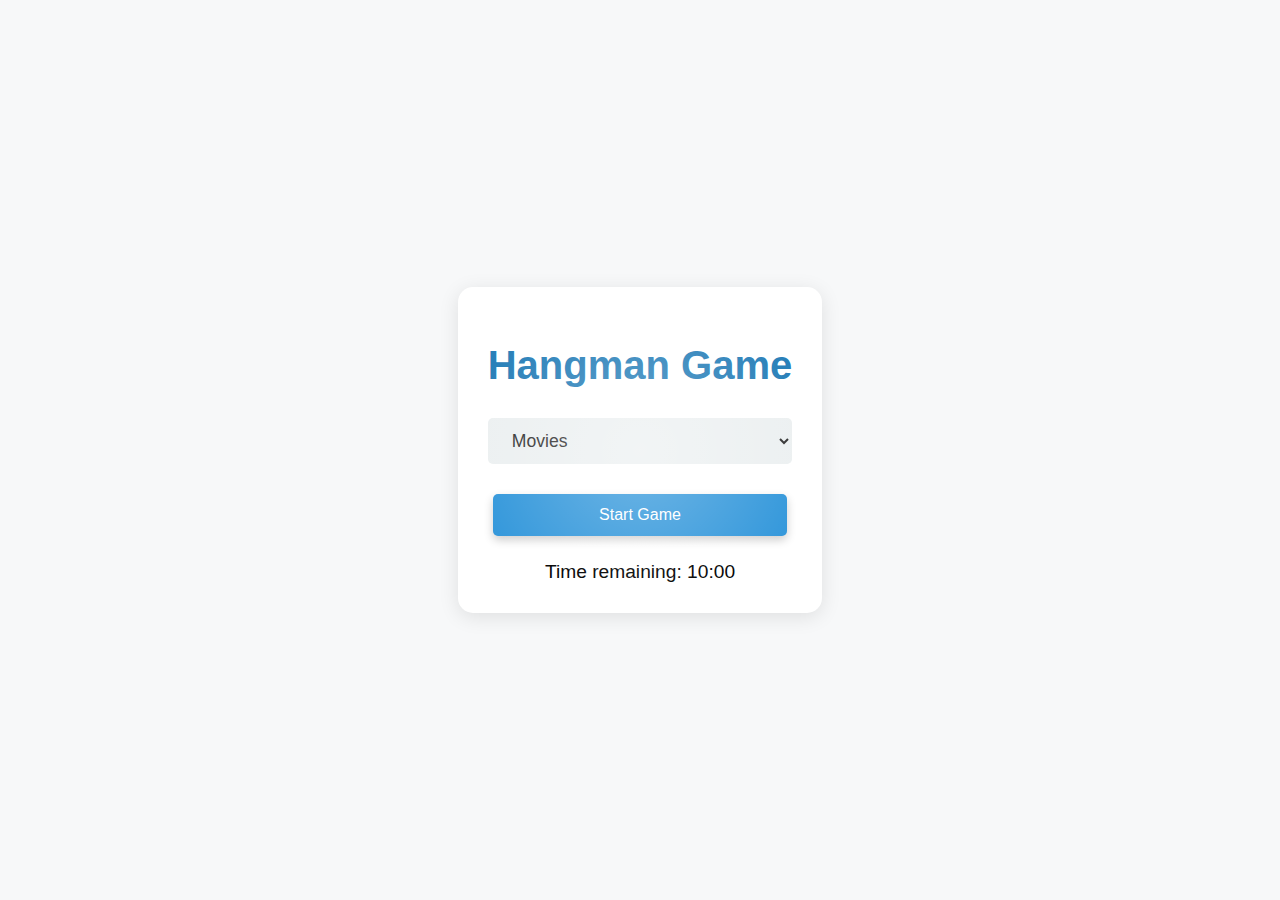
<file: Hangman-Game.html>
<!DOCTYPE html>
<html lang="en">
<head>
    <meta charset="UTF-8">
    <meta name="viewport" content="width=device-width, initial-scale=1.0">
    <title>Hangman Game</title> 
    <link rel="stylesheet" href="hanguman.css">
</head>
<body>
    <div class="container">
        <h1>Hangman Game</h1>
                 <select id="category-select">
            <option value="movies">Movies</option>
            <option value="sports">Sports</option>
            <option value="fruits">Fruits</option>
        </select>
        <div class="button-group">
            <button id="start-button">Start Game</button>
            <button id="skip-button">Skip Word</button>
            <button id="next-button" style="display:none;">Next</button>
            <button id="result-button" style="display:none;">Show Result</button>
        </div>
        <div id="word-container"></div>
        <div id="wrong-letters"></div>
        <div id="message"></div>
        <div id="timer" style="color: black;">Time remaining: 10:00</div>
        <div id="result-display"></div>
    </div>
    <script src="Hangman-Game.js"></script>
</body>
</html>
</file>
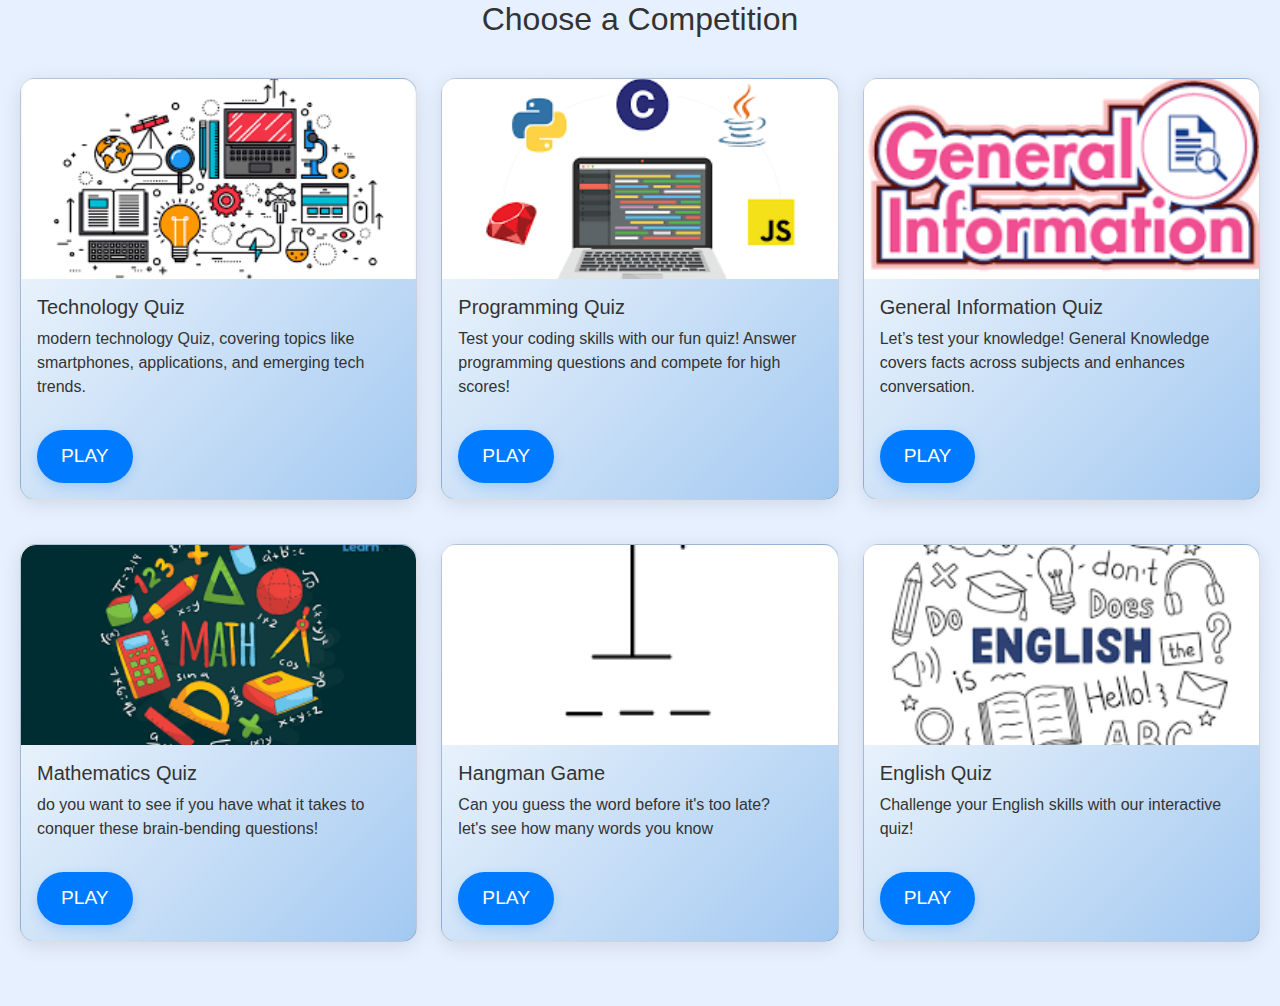
<file: home.html>
<!DOCTYPE html>
<html lang="en">
<head>
    <meta charset="UTF-8">
    <meta name="viewport" content="width=device-width, initial-scale=1.0">
    <title>Choose a Competition</title>
    <link rel="stylesheet" href="bootstrap.min.css">
  <script src="bootstrap.js"></script>
  <script src="bootstrap.bundle.min.js"></script>
  <style>
    body {
        background-color: #e7f0ff;
        font-family: 'Arial', sans-serif;
        color: #333;
    }

    header {
        margin-bottom: 20px;
        text-align: center;
    }

    .competition-section {
        display: flex;
        flex-wrap: wrap;
        justify-content: space-around;
        padding: 20px;
    }

    .card {
        background: linear-gradient(135deg, #ffffff 0%, #a3c9f1 100%);
        border-radius: 15px;
        box-shadow: 0 4px 20px rgba(0, 0, 0, 0.1);
        overflow: hidden;
        transition: transform 0.3s, box-shadow 0.3s;
        margin-bottom: 20px;
        position: relative;
    }

    .card:hover {
        transform: translateY(-10px);
        box-shadow: 0 8px 30px rgba(0, 0, 0, 0.2);
    }

    .card-img-top {
        width: 100%;
        height: 200px;
        object-fit: cover;
        transition: transform 0.5s;
    }

    .card:hover .card-img-top {
        transform: scale(1.1);
    }
    .btn {
    display: inline-block;
    padding: 12px 24px;
    margin-top: 15px;
    color: #fff;
    background-color: #007bff; /* اللون الأساسي للزر */
    border: none;
    border-radius: 30px;
    text-decoration: none;
    font-size: 1.2rem;
    transition: transform 0.3s ease, box-shadow 0.3s ease;
    box-shadow: 0 4px 12px rgba(0, 123, 255, 0.2);
}

.btn:hover {
    transform: translateY(-10px); /* رفع الزر لأعلى */
    box-shadow: 0 8px 20px rgba(0, 123, 255, 0.4);
}

.btn:active {
    transform: translateY(-5px); /* تصغير الارتفاع عند النقر */
}

.btn:focus {
    outline: none;
    box-shadow: 0 0 0 4px rgba(0, 123, 255, 0.5);
}

</style>
</head>
<body>
    <center>
        <header>
            <h2>Choose a Competition</h2>
        </header>
    </center>
    <section style="padding: 20px;">
        <div class="row">
            <div class="col-md-4 mb-4">
                <div class="card">
                    <img src="technology-quiz.png" class="card-img-top" alt="Memory Card Game" style="border-top-left-radius: 15px; border-top-right-radius: 15px;">
                    <div class="card-body">
                        <h5 class="card-title">Technology Quiz</h5>
                        <p class="card-text">modern technology Quiz, covering topics like smartphones, applications, and emerging tech trends. </p>
                        <a href="technology-quiz.php" class="btn">PLAY</a>
                    </div>
                </div>
            </div>
            
            <div class="col-md-4 mb-4">
                <div class="card">
                    <img src="programming.png" class="card-img-top" alt="Programming Quiz" style="border-top-left-radius: 15px; border-top-right-radius: 15px;">
                    <div class="card-body">
                        <h5 class="card-title">Programming Quiz</h5>
                        <p class="card-text">Test your coding skills with our fun quiz! Answer programming questions and compete for high scores!</p>
                        <a href="programminQ.html" class="btn">PLAY</a>
                    </div>
                </div>
            </div>
            <div class="col-md-4 mb-4">
                <div class="card">
                    <img src="general information.png" class="card-img-top" alt="General Information Quiz" style="border-top-left-radius: 15px; border-top-right-radius: 15px;">
                    <div class="card-body">
                        <h5 class="card-title">General Information Quiz</h5>
                        <p class="card-text">Let’s test your knowledge! General Knowledge covers facts across subjects and enhances conversation.</p>
                        <a href="General information.html" class="btn">PLAY</a>
                    </div>
                </div>
            </div>
            <div class="col-md-4 mb-4">
                <div class="card">
                    <img src="mathmatics.png" class="card-img-top" alt="Mathematics Quiz" style="border-top-left-radius: 15px; border-top-right-radius: 15px;">
                    <div class="card-body">
                        <h5 class="card-title">Mathematics Quiz</h5>
                        <p class="card-text">do you want to see if you have what it takes to conquer these brain-bending questions!</p>
                        <a href="math.html" class="btn">PLAY</a>
                    </div>
                </div>
            </div>
            <div class="col-md-4 mb-4">
                <div class="card">
                    <img src="hanguman.png" class="card-img-top" alt="Hangman Game" style="border-top-left-radius: 15px; border-top-right-radius: 15px;">
                    <div class="card-body">
                        <h5 class="card-title">Hangman Game</h5>
                        <p class="card-text">Can you guess the word before it's too late? <br> let's see how many words you know</p>
                        <a href="Hangman-Game.html" class="btn">PLAY</a>
                    </div>
                </div>
            </div>
            <div class="col-md-4 mb-4">
                <div class="card">
                    <img src="english.png" class="card-img-top" alt="English Quiz" style="border-top-left-radius: 15px; border-top-right-radius: 15px;">
                    <div class="card-body">
                        <h5 class="card-title">English Quiz</h5>
                        <p class="card-text">Challenge your English skills with our interactive quiz!</p>
                        <a href="english-test.html" class="btn">PLAY</a>
                    </div>
                </div>
            </div>
        </div>
       
        </div>
    </section>
</body>
</html>
</file>
<file: hanguman.css>
* {
    box-sizing: border-box;
}

body {
    font-family: 'Arial', sans-serif;
    background: #f7f8f9;
    margin: 0;
    padding: 0;
    display: flex;
    justify-content: center;
    align-items: center;
    height: 100vh;
    color: #333;
}

.container {
    max-width: 450px;
    padding: 30px;
    border-radius: 15px;
    background-color: #ffffff;
    box-shadow: 0 4px 20px rgba(0, 0, 0, 0.1);
    text-align: center;
    animation: fadeIn 0.5s;
    position: relative;
    overflow: hidden;
}

.container:before {
    content: '';
    position: absolute;
    top: 0;
    left: 0;
    width: 100%;
    height: 100%;
    background: radial-gradient(circle, rgba(255, 255, 255, 0.3), rgba(255, 255, 255, 0.0) 70%);
    pointer-events: none;
}

h1 {
    font-size: 2.5em;
    color: #2980b9;
    margin-bottom: 20px;
    text-shadow: 1px 1px 2px rgba(255, 255, 255, 0.7);
}

select {
    padding: 12px 20px;
    font-size: 1.1em;
    margin: 10px 0;
    border: none;
    border-radius: 5px;
    background-color: #ecf0f1;
    color: #333;
    transition: border-color 0.3s;
    width: 100%;
}

select:focus {
    outline: none;
    border: 2px solid #2980b9;
}

.button-group {
    display: flex;
    justify-content: space-between;
    flex-wrap: wrap;
    margin: 15px 0;
}

button {
    padding: 12px 20px;
    font-size: 1em;
    border: none;
    border-radius: 5px;
    cursor: pointer;
    background-color: #3498db;
    color: white;
    transition: background-color 0.3s, transform 0.2s;
    flex: 1 1 45%;
    margin: 5px;
    box-shadow: 0 4px 10px rgba(0, 0, 0, 0.2);
}

button:hover {
    background-color: #2980b9;
    transform: translateY(-2px);
}

#word-container {
    font-size: 4em;
    margin: 20px 0;
    letter-spacing: 8px;
    color: #e74c3c;
}

#wrong-letters {
    font-size: 1.5em;
    color: #e74c3c;
}

#message {
    font-size: 1.5em;
    margin-top: 20px;
    color: #2ecc71;
}

#timer {
    font-size: 1.2em;
    margin-top: 20px;
    color: #f39c12;
}

/* Fade-in animation */
@keyframes fadeIn {
    from {
        opacity: 0;
    }
    to {
        opacity: 1;
    }
}

@media (max-width: 480px) {
    h1 {
        font-size: 2em;
    }

    #word-container {
        font-size: 3em;
    }

    select,
    button {
        font-size: 1em;
        padding: 10px;
    }
}
#name-input{
    background-color: #ecf0f1;

}
</file>
